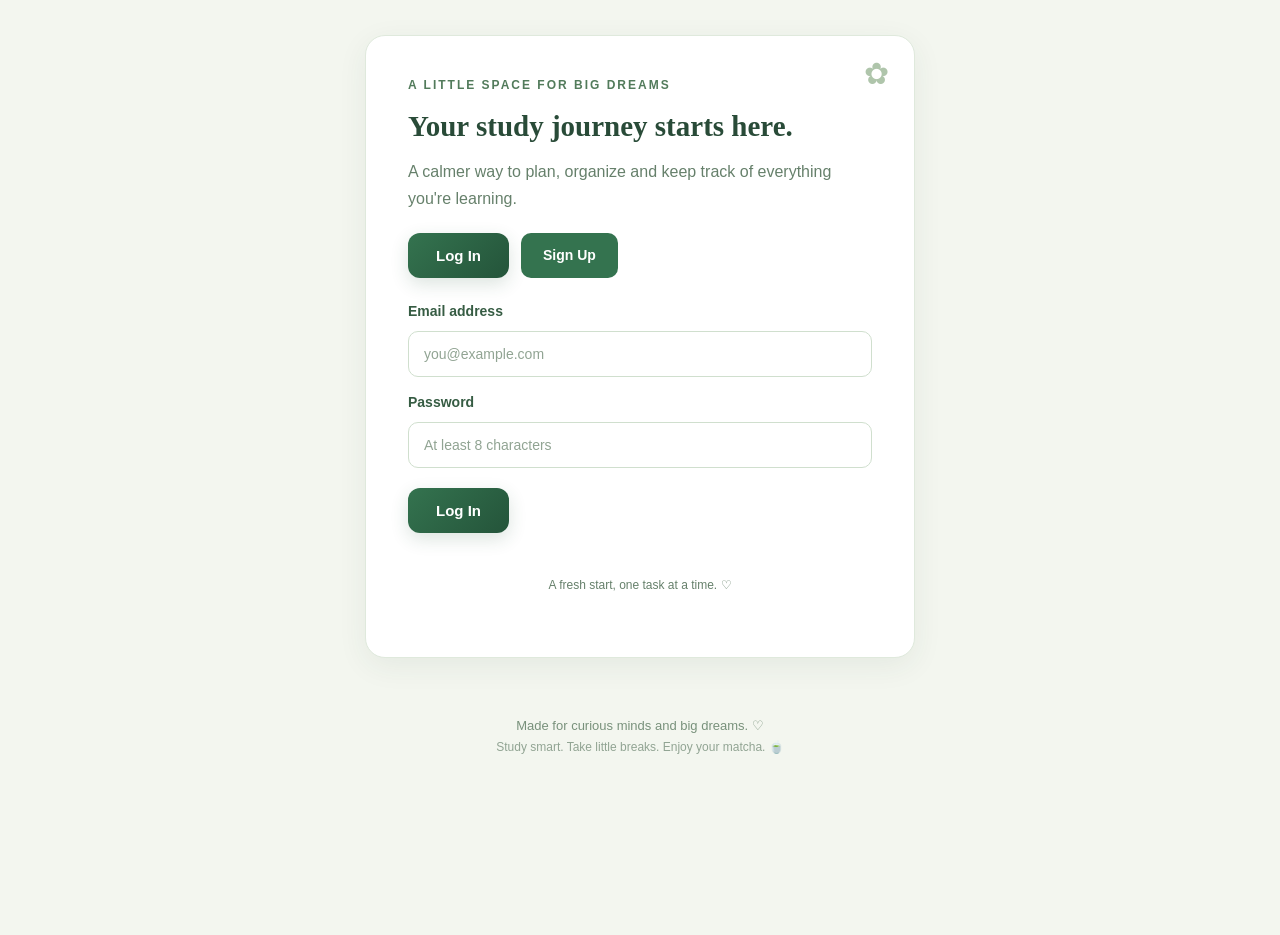
<file: frontend/index.html>
<!DOCTYPE html>
<html lang="en">
<head>
    <meta charset="UTF-8">
    <meta name="viewport" content="width=device-width, initial-scale=1.0">
    <title>StudySprint | Dashboard</title>
    <link rel="stylesheet" href="style.css">
    <script src="script.js" defer></script>
</head>
<body>

    <!-- Navigation -->
    <header class="navbar">
        <a href="index.html" class="logo">StudySprint<span>.</span></a>

        <nav class="nav-links">
            <a href="index.html">Dashboard</a>
            <a href="tasks.html">My Tasks</a>
            <a href="calendar.html">My Calendar</a>
            <a href="progress.html">My Progress</a>
        </nav>

        <button type="button" id="logoutButton" class="nav-button">
            Log Out
        </button>
    </header>

    <main class="container">

        <!-- Welcome -->
        <section class="welcome">
            <p class="eyebrow">YOUR PERSONAL STUDY SPACE</p>

            <h1>
                Small steps.<br>
                <span>Big achievements.</span>
            </h1>

            <p class="welcome-text">
                Organize your study sessions, track your progress,
                and make every day count.
            </p>

            <a href="tasks.html" class="primary-button">
                Plan my day →
            </a>

            <span class="welcome-decoration" aria-hidden="true">☕</span>
        </section>

        <!-- Quick Statistics -->
        <section class="stats">

            <article class="stat-card">
                <p>Total Tasks</p>
                <h2 id="totalTasks">0</h2>
                <span>Tasks in your planner</span>
            </article>

            <article class="stat-card">
                <p>Completed</p>
                <h2 id="completedTasks">0</h2>
                <span>Tasks you've finished</span>
            </article>

            <article class="stat-card">
                <p>Remaining</p>
                <h2 id="remainingTasks">0</h2>
                <span>Tasks still to do</span>
            </article>

        </section>

        <!-- Overall Progress -->
        <section class="calendar-section">

            <div class="section-heading">
                <div>
                    <p class="eyebrow">YOUR JOURNEY SO FAR</p>
                    <h2>Overall Progress ✿</h2>
                </div>
            </div>

            <div class="weekly-progress">

                <div class="weekly-progress-heading">
                    <h3>Task Completion</h3>
                    <span id="dashboardProgressPercentage">0%</span>
                </div>

                <div class="progress-bar-background">
                    <div
                        id="dashboardProgressBar"
                        class="progress-bar-fill"
                        role="progressbar"
                        aria-label="Overall task completion"
                        aria-valuemin="0"
                        aria-valuemax="100"
                        aria-valuenow="0">
                    </div>
                </div>

                <p id="dashboardProgressMessage">
                    Your study journey starts here. 🌱
                </p>

            </div>

        </section>

        <!-- Weekly Preview -->
        <section class="calendar-section">

            <div class="section-heading">
                <div>
                    <p class="eyebrow">PLAN AHEAD</p>
                    <h2>This Week 🌿</h2>
                </div>

                <a href="calendar.html" class="primary-button">
                    View Calendar →
                </a>
            </div>

            <div class="weekly-progress">

                <div class="weekly-progress-heading">
                    <h3>Weekly Achievement</h3>
                    <span id="dashboardWeeklyPercentage">0%</span>
                </div>

                <div class="progress-bar-background">
                    <div
                        id="dashboardWeeklyBar"
                        class="progress-bar-fill"
                        role="progressbar"
                        aria-label="Weekly task completion"
                        aria-valuemin="0"
                        aria-valuemax="100"
                        aria-valuenow="0">
                    </div>
                </div>

                <div class="weekly-progress-stats">
                    <p>Completed: <strong id="dashboardWeeklyCompleted">0</strong></p>
                    <p>Remaining: <strong id="dashboardWeeklyRemaining">0</strong></p>
                    <p>Total: <strong id="dashboardWeeklyTotal">0</strong></p>
                </div>

            </div>

        </section>

        <!-- Quick Links -->
        <section class="calendar-section">

            <div class="section-heading">
                <div>
                    <p class="eyebrow">YOUR STUDY SPACE</p>
                    <h2>Where would you like to go? ✿</h2>
                </div>
            </div>

            <div class="quick-links">

                <a href="tasks.html" class="stat-card">
                    <h3>My Tasks ✏️</h3>
                    <p>Organize and manage your study tasks.</p>
                </a>

                <a href="calendar.html" class="stat-card">
                    <h3>My Calendar 📅</h3>
                    <p>See your weekly study schedule.</p>
                </a>

                <a href="progress.html" class="stat-card">
                    <h3>My Progress 🌱</h3>
                    <p>See how far you've come.</p>
                </a>

            </div>

        </section>

    </main>

    <footer>
        <p>Made for curious minds and big dreams. ♡</p>
        <p class="footer-subtitle">
            Study smart. Take little breaks. Enjoy your matcha. 🍵
        </p>
    </footer>

</body>
</html>
</file>
<file: frontend/style.css>
/* ===== StudySprint - Emerald & Pearl Cafe Aesthetic ===== */

* {
    margin: 0;
    padding: 0;
    box-sizing: border-box;
}

html {
    scroll-behavior: smooth;
}

body {
    font-family: 'Segoe UI', Arial, sans-serif;
    background: #F3F6EF;
    color: #294B38;
    min-height: 100vh;
}

a {
    text-decoration: none;
    color: inherit;
}

/* Navigation */

.navbar {
    display: flex;
    align-items: center;
    justify-content: space-between;
    padding: 22px 8%;
    background: #FFFFFF;
    border-bottom: 1px solid #E0E9DF;
    box-shadow: 0 4px 20px rgba(41, 75, 56, 0.05);
}

.logo {
    font-size: 25px;
    font-weight: 800;
    color: #24543A;
}

.logo span {
    color: #82A98A;
}

nav {
    display: flex;
    gap: 30px;
}

nav a {
    color: #506B59;
    font-size: 14px;
    font-weight: 600;
    transition: color 0.3s ease;
}

nav a:hover {
    color: #24543A;
}

.nav-button {
    background: #286044;
    color: #FFFFFF;
    padding: 12px 20px;
    border-radius: 10px;
    font-size: 14px;
    font-weight: 700;
}

/* Main layout */

.container {
    max-width: 1100px;
    margin: 0 auto;
    padding: 55px 25px;
}

/* Welcome section */

.welcome {
    position: relative;
    overflow: hidden;
    background: linear-gradient(135deg, #E3EDE0, #D3E3D1);
    padding: 55px;
    border-radius: 24px;
    margin-bottom: 35px;
    border: 1px solid #C9DCC8;
    box-shadow: 0 12px 30px rgba(41, 75, 56, 0.07);
}

.welcome::after {
    content: "🍵";
    position: absolute;
    right: 45px;
    bottom: 25px;
    font-size: 42px;
    opacity: 0.85;
    transform: rotate(-10deg);
}

.eyebrow {
    color: #527B5B;
    font-size: 12px;
    font-weight: 700;
    letter-spacing: 2px;
    text-transform: uppercase;
    margin-bottom: 15px;
}

.welcome h1 {
    font-size: 42px;
    line-height: 1.2;
    color: #294B38;
    margin-bottom: 18px;
}

.welcome h1 span {
    color: #397653;
}

.welcome-text {
    color: #506B59;
    font-size: 16px;
    line-height: 1.8;
    max-width: 600px;
    margin-bottom: 28px;
}

.primary-button {
    display: inline-block;
    background: linear-gradient(135deg, #34734F, #24543A);
    color: #FFFFFF;
    padding: 14px 28px;
    border-radius: 12px;
    font-size: 15px;
    font-weight: 700;
    border: none;
    cursor: pointer;
    box-shadow: 0 6px 18px rgba(36, 84, 58, 0.16);
    transition: all 0.3s ease;
}

.primary-button:hover {
    transform: translateY(-3px);
    box-shadow: 0 10px 25px rgba(36, 84, 58, 0.23);
}

/* Dashboard cards */

.stats {
    display: grid;
    grid-template-columns: repeat(3, 1fr);
    gap: 20px;
    margin-bottom: 55px;
}

.stat-card {
    background: #FFFFFF;
    padding: 28px;
    border: 1px solid #DFE9DC;
    border-radius: 18px;
    box-shadow: 0 8px 25px rgba(41, 75, 56, 0.05);
    transition: transform 0.3s ease, border-color 0.3s ease;
}

.stat-card:hover {
    transform: translateY(-5px);
    border-color: #A8C5A7;
}

.stat-card p {
    color: #66806B;
    font-size: 14px;
    margin-bottom: 12px;
}

.stat-card h2 {
    color: #286044;
    font-size: 34px;
    margin-bottom: 8px;
}

.stat-card span {
    color: #8A9F8B;
    font-size: 12px;
}

/* Tasks section */

.task-section {
    position: relative;
    background: #E8F0E5;
    padding: 35px;
    border-radius: 20px;
    border: 1px solid #D2E1CF;
    box-shadow: 0 10px 30px rgba(41, 75, 56, 0.05);
}

.section-heading {
    margin-bottom: 28px;
    color: #294B38;
}

.section-heading h2 {
    font-size: 28px;
}

/* Task form */

.task-form {
    display: flex;
    flex-direction: column;
    gap: 12px;
    margin-bottom: 30px;
}

.task-form label {
    color: #365C43;
    font-size: 14px;
    font-weight: 700;
    margin-top: 5px;
}

.task-form input,
.task-form textarea {
    width: 100%;
    padding: 14px 15px;
    background: #FFFFFF;
    color: #294B38;
    border: 1px solid #D0DFCE;
    border-radius: 10px;
    outline: none;
    font-size: 14px;
    font-family: inherit;
}

.task-form input::placeholder,
.task-form textarea::placeholder {
    color: #91A493;
}

.task-form input:focus,
.task-form textarea:focus {
    border-color: #77A481;
    box-shadow: 0 0 0 3px rgba(119, 164, 129, 0.13);
}

.task-form button {
    align-self: flex-start;
    margin-top: 8px;
}

/* Task list */

.task-list {
    display: flex;
    flex-direction: column;
    gap: 12px;
}

.empty-message {
    padding: 25px;
    background: #F6F9F3;
    border: 1px dashed #B8CEB5;
    border-radius: 12px;
    color: #66806B;
    text-align: center;
    line-height: 1.6;
}

/* Individual task cards */

.task-card {
    background: #FFFFFF;
    border: 1px solid #DFE9DC;
    border-radius: 14px;
    padding: 20px;
    color: #294B38;
    transition: all 0.3s ease;
}

.task-card:hover {
    border-color: #A8C5A7;
    transform: translateY(-2px);
}

.task-card h3 {
    color: #294B38;
    margin-bottom: 8px;
}

.task-card p {
    color: #66806B;
    line-height: 1.6;
}

.task-card label {
    color: #365C43;
}

/* Completed task styling */

.task-card.completed {
    opacity: 0.8;
    background-color: #E4EDE1;
}

.task-card.completed h3 {
    text-decoration: line-through;
    color: #819482;
}

/* Footer */

footer {
    padding: 25px;
    text-align: center;
    color: #78917B;
    font-size: 13px;
}

/* Mobile layout */

@media (max-width: 650px) {
    .navbar {
        padding: 18px 5%;
        flex-wrap: wrap;
        gap: 18px;
    }

    nav {
        gap: 15px;
    }

    .nav-button {
        display: none;
    }

    .container {
        padding: 30px 16px;
    }

    .welcome {
        padding: 32px 24px;
    }

    .welcome::after {
        right: 15px;
        bottom: 12px;
        font-size: 30px;
    }

    .welcome h1 {
        font-size: 32px;
    }

    .stats {
        grid-template-columns: 1fr;
    }

    .task-section {
        padding: 24px 18px;
    }
}

/* ===== Login and Sign Up ===== */

.auth-section {
    max-width: 600px;
    margin: 35px auto;
    padding: 0 25px;
}

.auth-card {
    background: #FFFFFF;
    padding: 35px;
    border: 1px solid #DFE9DC;
    border-radius: 20px;
    box-shadow: 0 8px 30px rgba(41, 75, 56, 0.07);
    color: #294B38;
}

.auth-card h2 {
    font-size: 26px;
    margin-bottom: 12px;
    color: #294B38;
}

.auth-card > p:not(.eyebrow) {
    color: #66806B;
    line-height: 1.7;
    margin-bottom: 20px;
}

.auth-buttons {
    display: flex;
    gap: 12px;
    margin-bottom: 20px;
}

.secondary-button {
    background: #34734F;
    color: #FFFFFF;
    border: none;
    padding: 14px 22px;
    border-radius: 10px;
    font-size: 14px;
    font-weight: 700;
    cursor: pointer;
    transition: background 0.3s ease;
}

.secondary-button:hover {
    background: #24543A;
}

#authMessage {
    color: #34734F;
    font-size: 14px;
    line-height: 1.6;
}

@media (max-width: 650px) {
    .auth-section {
        padding: 0 16px;
    }

    .auth-card {
        padding: 25px 20px;
    }
}


/* ===== Extra StudySprint Aesthetic Details ===== */

/* Login card */

.auth-card {
    position: relative;
    overflow: hidden;
    padding: 42px;
}

.auth-card h2 {
    font-family: Georgia, serif;
    font-size: 29px;
    line-height: 1.35;
}

.auth-decoration {
    position: absolute;
    top: 20px;
    right: 25px;
    color: #8EAD88;
    font-size: 30px;
    opacity: 0.7;
}

.auth-note {
    color: #78917B;
    font-size: 12px;
    text-align: center;
    margin-top: 20px;
}

/* Welcome section */

.welcome h1 {
    font-family: Georgia, serif;
    letter-spacing: -1px;
}

.welcome-decoration {
    position: absolute;
    right: 65px;
    top: 45px;
    font-size: 34px;
    opacity: 0.75;
    transform: rotate(8deg);
}

/* Section headings */

.section-heading h2 {
    font-family: Georgia, serif;
    letter-spacing: -0.5px;
}

.section-heading h2 span {
    color: #82A98A;
    font-size: 20px;
}

/* Footer */

.footer-subtitle {
    margin-top: 7px;
    font-size: 12px;
    color: #91A493;
}

/* Consistent button animation */

button,
.primary-button,
.secondary-button,
.nav-button {
    transition: all 0.25s ease;
}

button:focus-visible,
a:focus-visible,
input:focus-visible {
    outline: 3px solid #8EAD88;
    outline-offset: 3px;
}

/* Mobile adjustments */

@media (max-width: 650px) {
    .auth-card {
        padding: 30px 22px;
    }

    .welcome-decoration {
        right: 20px;
        top: 15px;
        font-size: 27px;
    }
}
/* Task action buttons */

.complete-label {
    display: inline-flex;
    align-items: center;
    gap: 8px;
    font-size: 13px;
    color: #52745B;
    cursor: pointer;
    margin-right: 14px;
}

.complete-checkbox {
    width: 17px;
    height: 17px;
    accent-color: #527F5D;
    cursor: pointer;
}

.delete-button {
    background: #FBEDEC;
    color: #B65E59;
    border: 1px solid #F2D5D2;
    border-radius: 20px;
    padding: 7px 13px;
    font-size: 12px;
    cursor: pointer;
    font-family: inherit;
}

.delete-button:hover {
    background: #F5DCD9;
    transform: translateY(-1px);
}
/* Task priority badges */
.priority-badge {
    display: inline-flex;
    align-items: center;
    width: fit-content;
    padding: 5px 11px;
    border-radius: 20px;
    font-size: 11px;
    font-weight: 600;
    margin: 8px 0 12px;
}

.priority-low {
    background: #E7F1E5;
    color: #52745B;
    border: 1px solid #D4E5D1;
}

.priority-medium {
    background: #F5F0DC;
    color: #8A7541;
    border: 1px solid #EAE0BD;
}

.priority-high {
    background: #FBEDEC;
    color: #B65E59;
    border: 1px solid #F2D5D2;
}

/* Bigger task priority dropdown */
#taskPriority {
    width: 100%;
    min-height: 52px;
    padding: 13px 16px;
    font-size: 16px;
    font-weight: 500;
    border: 1px solid #DCE6D9;
    border-radius: 12px;
    background-color: #FFFFFF;
    color: #294B38;
    cursor: pointer;
    margin-bottom: 18px;
}
/* Change priority dropdown inside task cards */
.priority-change-label {
    display: flex;
    flex-direction: column;
    gap: 8px;
    margin: 12px 0 16px;
    color: #294B38;
    font-size: 13px;
    font-weight: 600;
}

.task-priority-select {
    width: 100%;
    min-height: 44px;
    padding: 10px 14px;
    border: 1px solid #DCE6D9;
    border-radius: 10px;
    background-color: #FFFFFF;
    color: #294B38;
    font: inherit;
    font-size: 14px;
    cursor: pointer;
}

.task-priority-select:focus {
    outline: 2px solid #8EAE91;
    outline-offset: 2px;
}
/* Aesthetic task priority selector */
.priority-change-label {
    display: flex;
    flex-direction: column;
    gap: 7px;
    margin: 14px 0;
    color: #52745B;
    font-size: 12px;
    font-weight: 600;
    letter-spacing: 0.3px;
}

.task-priority-select {
    width: 180px;
    min-height: 42px;
    padding: 9px 14px;
    border: 1px solid #D5E4D2;
    border-radius: 12px;
    background: #F5F8F2;
    color: #294B38;
    font-family: inherit;
    font-size: 14px;
    font-weight: 600;
    cursor: pointer;
    transition: all 0.2s ease;
    box-shadow: 0 2px 6px rgba(41, 75, 56, 0.05);
}

.task-priority-select:hover {
    border-color: #91B397;
    background: #EDF4EA;
}

.task-priority-select:focus {
    outline: none;
    border-color: #477A59;
    box-shadow: 0 0 0 3px rgba(71, 122, 89, 0.12);
}

.task-priority-select:disabled {
    opacity: 0.6;
    cursor: wait;
}

/* Cute date feature styling */

.date-change-label {
    display: flex;
    flex-direction: column;
    gap: 8px;
    margin: 14px 0;
    color: #52745B;
    font-size: 12px;
    font-weight: 600;
    position: relative;
}

.date-change-label::before {
    content: "🌷";
    margin-bottom: 2px;
    font-size: 15px;
}

.task-date-input {
    width: 100%;
    max-width: 220px;
    min-height: 44px;
    padding: 10px 13px;
    border: 1px solid #D5E4D2;
    border-radius: 14px;
    background: #F5F8F2;
    color: #294B38;
    font-family: inherit;
    font-size: 13px;
    cursor: pointer;
    box-shadow: 0 3px 8px rgba(41, 75, 56, 0.05);
    transition: all 0.2s ease;
}

.task-date-input:hover {
    border-color: #91B397;
    background: #EDF4EA;
}

.task-date-input:focus {
    outline: none;
    border-color: #477A59;
    box-shadow: 0 0 0 3px rgba(71, 122, 89, 0.12);
}

.task-due-date {
    display: inline-flex;
    align-items: center;
    width: fit-content;
    padding: 8px 13px;
    margin: 12px 0;
    border-radius: 20px;
    background: #EDF4E9;
    color: #52745B;
    border: 1px solid #DCE9D7;
    font-size: 12px;
    font-weight: 600;
}

/* Tiny decorative sticker on task cards */
.task-card {
    position: relative;
}

.task-card::after {
    content: "✿";
    position: absolute;
    top: 13px;
    right: 15px;
    color: #A2BE9E;
    font-size: 17px;
    pointer-events: none;
}
/* ================================
   STUDYSPRINT EDIT PANEL
================================ */

.edit-button {
    display: inline-flex;
    align-items: center;
    justify-content: center;
    gap: 7px;
    padding: 10px 18px;
    margin: 12px 8px 12px 0;
    border: 1px solid #D5E4D2;
    border-radius: 25px;
    background: #EDF4E9;
    color: #477A59;
    font-family: inherit;
    font-size: 13px;
    font-weight: 600;
    cursor: pointer;
    transition: all 0.2s ease;
}

.edit-button:hover {
    background: #DCEBDD;
    border-color: #A9C6A7;
    transform: translateY(-1px);
}

/* Edit panel */
.edit-form {
    display: flex;
    flex-direction: column;
    gap: 15px;
    margin: 18px 0;
    padding: 22px;
    background: #F0F5ED;
    border: 1px solid #DCE9D7;
    border-radius: 20px;
    box-shadow: 0 5px 16px rgba(41, 75, 56, 0.06);
    animation: editPanelOpen 0.25s ease;
}

@keyframes editPanelOpen {
    from {
        opacity: 0;
        transform: translateY(-6px);
    }
    to {
        opacity: 1;
        transform: translateY(0);
    }
}

/* Edit field labels */
.edit-form label {
    display: flex;
    flex-direction: column;
    gap: 7px;
    color: #52745B;
    font-size: 12px;
    font-weight: 600;
    letter-spacing: 0.3px;
}

/* All edit inputs */
.edit-form input,
.edit-form textarea,
.edit-form select {
    box-sizing: border-box;
    width: 100%;
    min-height: 45px;
    padding: 11px 14px;
    border: 1px solid #D5E4D2;
    border-radius: 12px;
    background: #FFFFFF;
    color: #294B38;
    font-family: inherit;
    font-size: 14px;
    font-weight: 400;
    outline: none;
    transition: all 0.2s ease;
}

.edit-form textarea {
    min-height: 85px;
    resize: vertical;
}

.edit-form input:focus,
.edit-form textarea:focus,
.edit-form select:focus {
    border-color: #6F9B76;
    box-shadow: 0 0 0 3px rgba(71, 122, 89, 0.12);
}

/* Save and Cancel buttons */
.edit-actions {
    display: flex;
    align-items: center;
    gap: 10px;
    margin-top: 5px;
}

.edit-actions button {
    padding: 11px 18px;
    border-radius: 25px;
    font-family: inherit;
    font-size: 13px;
    font-weight: 600;
    cursor: pointer;
    transition: all 0.2s ease;
}

.save-edit-button {
    border: 1px solid #477A59;
    background: #477A59;
    color: #FFFFFF;
}

.save-edit-button:hover {
    background: #365F45;
    transform: translateY(-1px);
}

.cancel-edit-button {
    border: 1px solid #D5E4D2;
    background: #FFFFFF;
    color: #52745B;
}

.cancel-edit-button:hover {
    background: #E5EEE1;
}

.edit-actions button:disabled {
    opacity: 0.6;
    cursor: wait;
}

/* Mobile adjustments */
@media (max-width: 600px) {
    .edit-form {
        padding: 16px;
    }

    .edit-actions {
        flex-wrap: wrap;
    }

    .edit-actions button {
        flex: 1;
    }
}
/* ==============================
   WEEKLY STUDY CALENDAR
============================== */

.calendar-section {
    margin-top: 35px;
    padding: 30px;
    background: #E8F0E5;
    border-radius: 24px;
}

.calendar-navigation {
    display: flex;
    justify-content: space-between;
    align-items: center;
    gap: 12px;
    margin: 25px 0;
}

.calendar-navigation h3 {
    color: #294B38;
    font-size: 18px;
    text-align: center;
}

.calendar-navigation button {
    padding: 10px 16px;
    border: 1px solid #D2E2D0;
    border-radius: 20px;
    background: #FFFFFF;
    color: #294B38;
    font-weight: 600;
    cursor: pointer;
}

.calendar-navigation button:hover {
    background: #DCEADB;
}

.calendar-grid {
    display: grid;
    grid-template-columns: repeat(7, minmax(0, 1fr));
    gap: 10px;
}

.calendar-day {
    min-height: 145px;
    padding: 12px;
    background: #FFFFFF;
    border: 1px solid #DCE6D9;
    border-radius: 15px;
}

.calendar-day h4 {
    margin-bottom: 12px;
    color: #294B38;
    font-size: 14px;
}

.calendar-day.today {
    border: 2px solid #648B70;
    background: #F5F8F2;
}

.calendar-task {
    display: block;
    width: 100%;
    margin: 7px 0;
    padding: 8px;
    border: none;
    border-radius: 9px;
    background: #E7F1E5;
    color: #294B38;
    font-size: 12px;
    text-align: left;
    overflow-wrap: anywhere;
    cursor: pointer;
}

.calendar-task:hover {
    background: #D5E7D3;
}

.calendar-task.completed {
    opacity: 0.65;
    text-decoration: line-through;
}

.calendar-unscheduled {
    margin-top: 28px;
    padding: 20px;
    background: #F7F9F4;
    border-radius: 16px;
}

.calendar-unscheduled h3 {
    margin-bottom: 12px;
    color: #294B38;
}

@media (max-width: 700px) {
    .calendar-section {
        padding: 18px;
    }

    .calendar-grid {
        grid-template-columns: repeat(2, minmax(0, 1fr));
    }

    .calendar-day {
        min-height: 110px;
    }

    .calendar-navigation h3 {
        font-size: 14px;
    }
}
/* ==============================
   WEEKLY PROGRESS
============================== */

.weekly-progress {
    margin: 25px 0;
    padding: 22px;
    background: #FFFFFF;
    border: 1px solid #DCE6D9;
    border-radius: 18px;
    box-shadow: 0 5px 15px rgba(41, 75, 56, 0.05);
}

.weekly-progress-heading {
    display: flex;
    justify-content: space-between;
    align-items: center;
    gap: 12px;
    margin-bottom: 18px;
}

.weekly-progress-heading h3 {
    margin-top: 5px;
    color: #294B38;
    font-size: 19px;
}

#weeklyProgressPercentage {
    color: #527C5D;
    font-size: 25px;
    font-weight: 700;
}

.progress-bar-background {
    width: 100%;
    height: 13px;
    overflow: hidden;
    background: #E8F0E5;
    border-radius: 20px;
}

.progress-bar-fill {
    width: 0%;
    height: 100%;
    background: linear-gradient(90deg, #91B99A, #477653);
    border-radius: 20px;
    transition: width 0.5s ease;
}

.weekly-progress-stats {
    display: flex;
    justify-content: space-between;
    flex-wrap: wrap;
    gap: 12px;
    margin-top: 15px;
    color: #617665;
    font-size: 13px;
}

.weekly-progress-stats strong {
    color: #294B38;
}

@media (max-width: 500px) {
    .weekly-progress {
        padding: 16px;
    }

    .weekly-progress-heading h3 {
        font-size: 16px;
    }

    #weeklyProgressPercentage {
        font-size: 21px;
    }

    .weekly-progress-stats {
        flex-direction: column;
        gap: 7px;
    }
}

/* ===== FIX: MY TASKS PAGE ===== */

/* Navigation links */
.nav-links {
    display: flex;
    align-items: center;
    gap: 28px;
    flex-wrap: wrap;
}

.nav-links a {
    color: #506B59;
    font-size: 14px;
    font-weight: 600;
    text-decoration: none;
    transition: color 0.2s ease;
}

.nav-links a:hover {
    color: #24543A;
}

.nav-button {
    border: none;
    cursor: pointer;
    font-family: inherit;
}

/* Task form */
#taskForm {
    display: flex;
    flex-direction: column;
    gap: 12px;
    margin-bottom: 30px;
}

#taskForm label {
    color: #365C43;
    font-size: 14px;
    font-weight: 700;
    margin-top: 5px;
}

#taskForm input,
#taskForm textarea,
#taskForm select {
    width: 100%;
    min-height: 48px;
    padding: 13px 15px;
    background: #FFFFFF;
    color: #294B38;
    border: 1px solid #D0DFCE;
    border-radius: 12px;
    outline: none;
    font-size: 14px;
    font-family: inherit;
}

#taskForm textarea {
    min-height: 100px;
    resize: vertical;
}

#taskForm input:focus,
#taskForm textarea:focus,
#taskForm select:focus {
    border-color: #77A481;
    box-shadow: 0 0 0 3px rgba(119, 164, 129, 0.13);
}

#taskForm button[type="submit"] {
    align-self: flex-start;
    margin-top: 8px;
    padding: 13px 24px;
    background: #286044;
    color: #FFFFFF;
    border: none;
    border-radius: 12px;
    font-family: inherit;
    font-size: 14px;
    font-weight: 700;
    cursor: pointer;
    transition: all 0.2s ease;
}

#taskForm button[type="submit"]:hover {
    background: #24543A;
    transform: translateY(-2px);
}

/* Task list */
#taskList {
    display: flex;
    flex-direction: column;
    gap: 14px;
}

/* Responsive navigation */
@media (max-width: 750px) {
    .navbar {
        flex-direction: column;
        align-items: flex-start;
    }

    .nav-links {
        gap: 14px;
    }

    .nav-links a {
        font-size: 12px;
    }
}

/* =====================================
   DASHBOARD QUICK LINKS FIX
===================================== */

.quick-links {
    display: grid;
    grid-template-columns: repeat(3, minmax(0, 1fr));
    gap: 22px;
    width: 100%;
    margin-top: 25px;
}

.quick-links a.stat-card {
    display: flex;
    flex-direction: column;
    justify-content: center;
    align-items: flex-start;
    width: 100%;
    min-width: 0;
    min-height: 155px;
    padding: 25px;
    background: #FFFFFF;
    border: 1px solid #DCE8D9;
    border-radius: 18px;
    text-decoration: none;
    box-sizing: border-box;
    transition: transform 0.2s ease, box-shadow 0.2s ease;
}

.quick-links a.stat-card:hover {
    transform: translateY(-5px);
    box-shadow: 0 10px 25px rgba(41, 75, 56, 0.10);
}

.quick-links a.stat-card h3 {
    color: #286044;
    font-size: 19px;
    margin: 0 0 12px;
}

.quick-links a.stat-card p {
    color: #647968;
    font-size: 14px;
    line-height: 1.6;
    margin: 0;
}

@media (max-width: 750px) {
    .quick-links {
        grid-template-columns: 1fr;
    }
}
</file>
